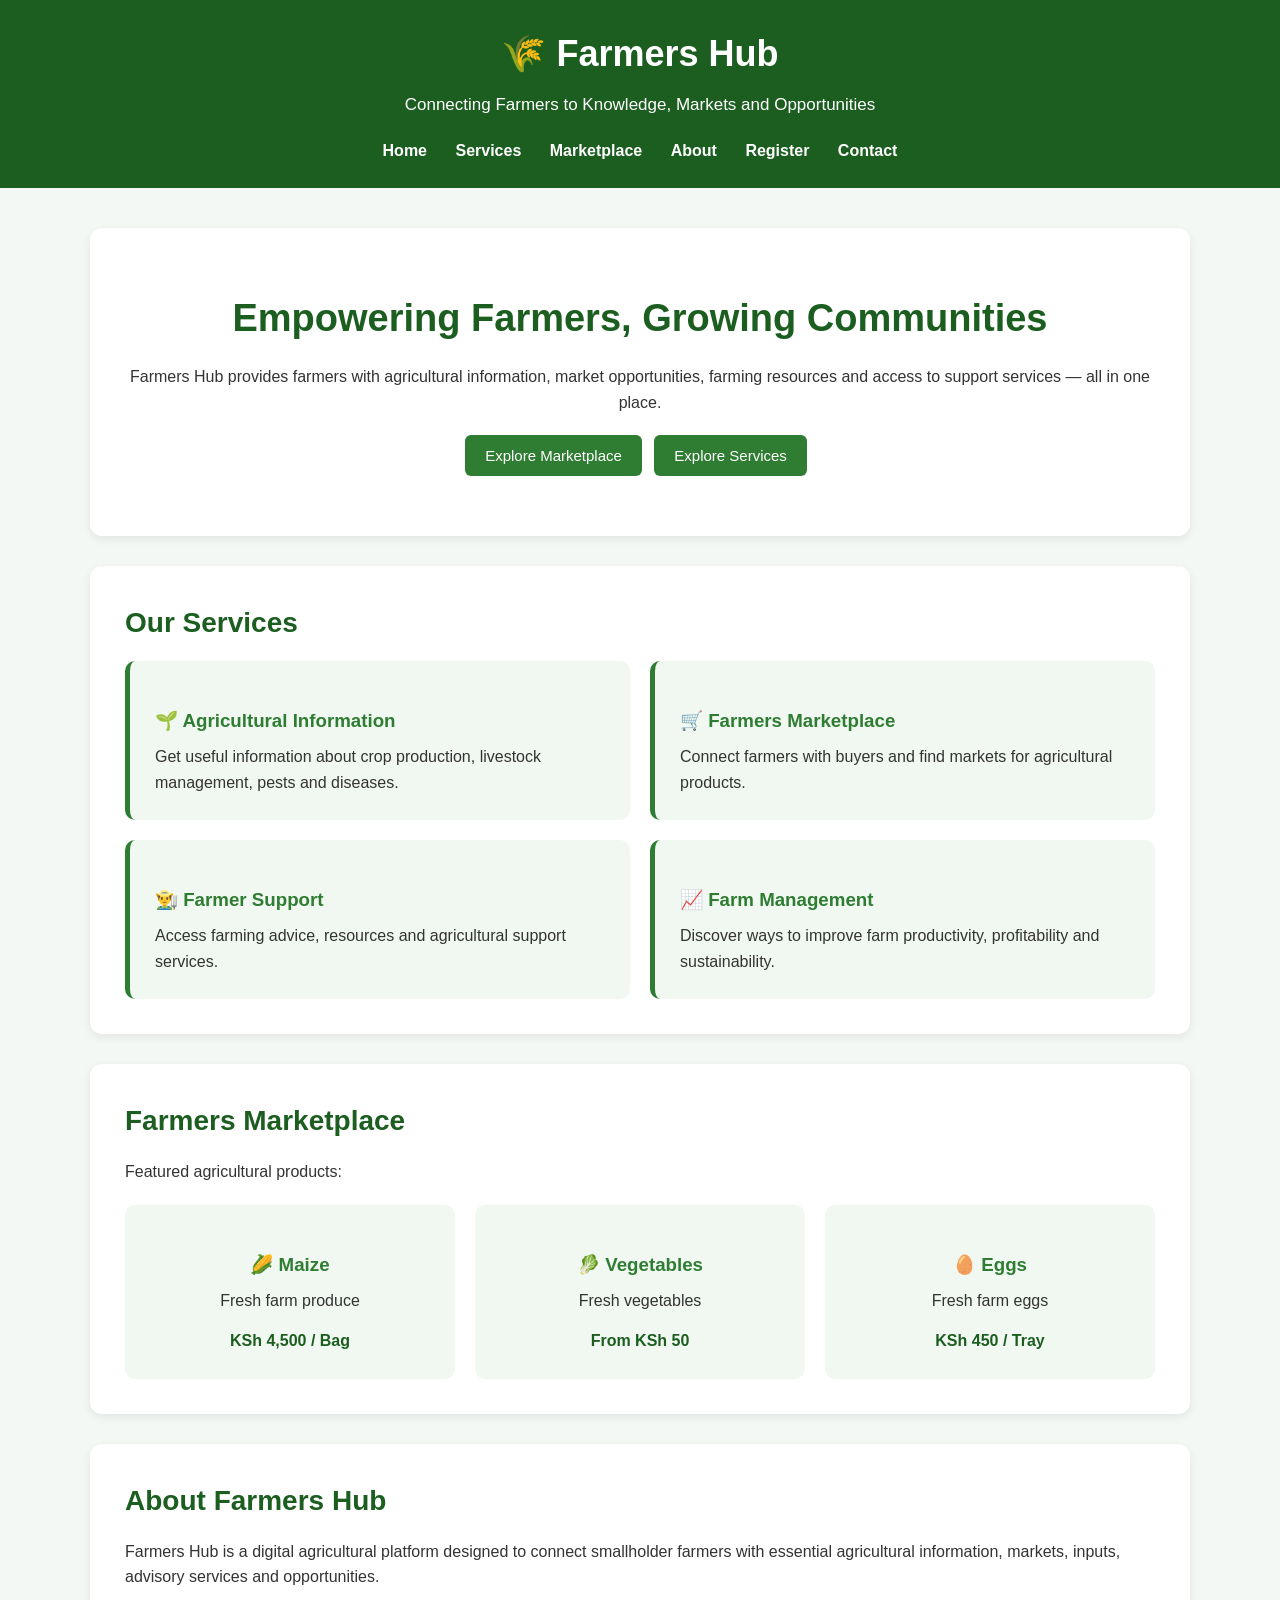
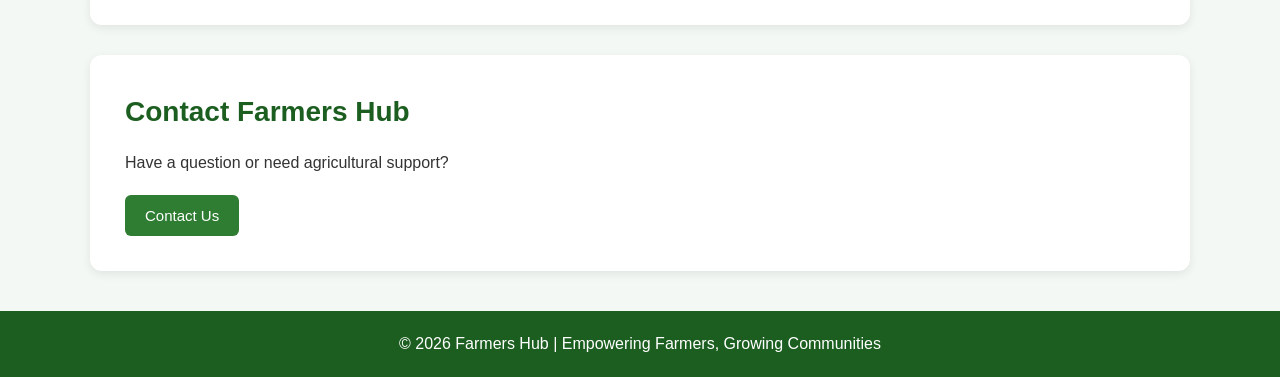
<file: index.html>
<!DOCTYPE html>
<html lang="en">
<head>
    <meta charset="UTF-8">
    <meta name="viewport" content="width=device-width, initial-scale=1.0">
    <title>Farmers Hub | Empowering Farmers</title>
    <link rel="stylesheet" href="style.css">
</head>

<body>

<header>
    <h1>🌾 Farmers Hub</h1>
    <p>Connecting Farmers to Knowledge, Markets and Opportunities</p>

    <nav>
        <a href="index.html">Home</a>
        <a href="#services">Services</a>
        <a href="marketplace.html">Marketplace</a>
        <a href="#about">About</a>
        <a href="register.html">Register</a>
        <a href="#contact">Contact</a>
    </nav>
</header>

<main>

    <!-- Hero Section -->
    <section class="hero">
        <h2>Empowering Farmers, Growing Communities</h2>

        <p>
            Farmers Hub provides farmers with agricultural information,
            market opportunities, farming resources and access to support
            services — all in one place.
        </p>

        <button onclick="location.href='#marketplace'">
            Explore Marketplace
        </button>

        <button onclick="location.href='#services'">
            Explore Services
        </button>
    </section>


    <!-- Services -->
    <section id="services">

        <h2>Our Services</h2>

        <div class="services">

            <div class="card">
                <h3>🌱 Agricultural Information</h3>
                <p>
                    Get useful information about crop production,
                    livestock management, pests and diseases.
                </p>
            </div>

            <div class="card">
                <h3>🛒 Farmers Marketplace</h3>
                <p>
                    Connect farmers with buyers and find markets
                    for agricultural products.
                </p>
            </div>

            <div class="card">
                <h3>👨‍🌾 Farmer Support</h3>
                <p>
                    Access farming advice, resources and agricultural
                    support services.
                </p>
            </div>

            <div class="card">
                <h3>📈 Farm Management</h3>
                <p>
                    Discover ways to improve farm productivity,
                    profitability and sustainability.
                </p>
            </div>

        </div>

    </section>


    <!-- Marketplace -->
    <section id="marketplace">

        <h2>Farmers Marketplace</h2>

        <p>Featured agricultural products:</p>

        <div class="products">

            <div class="product">
                <h3>🌽 Maize</h3>
                <p>Fresh farm produce</p>
                <strong>KSh 4,500 / Bag</strong>
            </div>

            <div class="product">
                <h3>🥬 Vegetables</h3>
                <p>Fresh vegetables</p>
                <strong>From KSh 50</strong>
            </div>

            <div class="product">
                <h3>🥚 Eggs</h3>
                <p>Fresh farm eggs</p>
                <strong>KSh 450 / Tray</strong>
            </div>

        </div>

    </section>


    <!-- About -->
    <section id="about">

        <h2>About Farmers Hub</h2>

        <p>
            Farmers Hub is a digital agricultural platform designed
            to connect smallholder farmers with essential agricultural
            information, markets, inputs, advisory services and
            opportunities.
        </p>

    </section>


    <!-- Contact -->
    <section id="contact">

        <h2>Contact Farmers Hub</h2>

        <p>
            Have a question or need agricultural support?
        </p>

        <button onclick="alert('Thank you for contacting Farmers Hub!')">
            Contact Us
        </button>

    </section>

</main>


<footer>

    <p>
        &copy; 2026 Farmers Hub | Empowering Farmers, Growing Communities
    </p>

</footer>

</body>
</html>
</file>
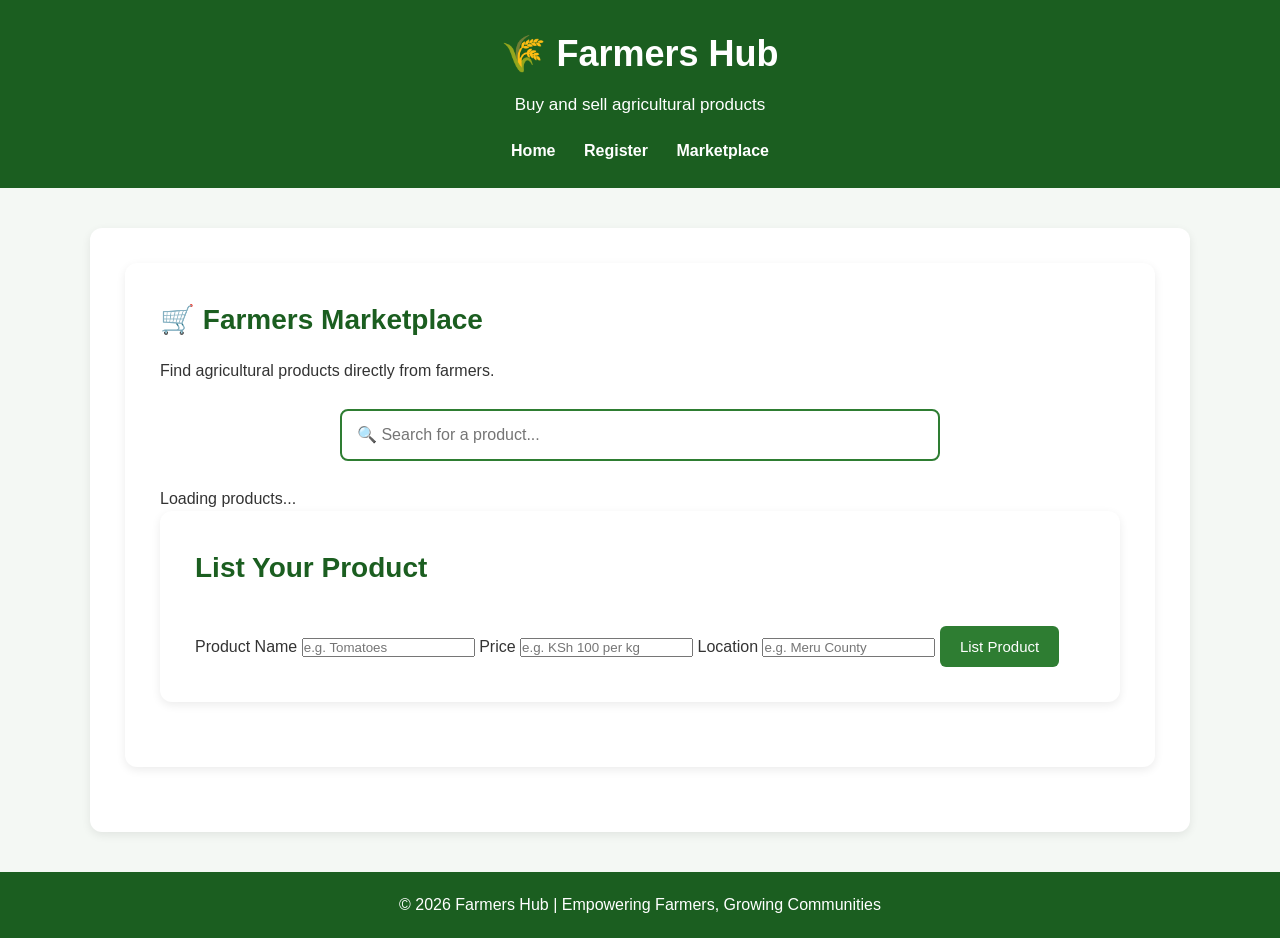
<file: marketplace.html>
<!DOCTYPE html>
<html lang="en">
<head>
    <meta charset="UTF-8">
    <meta name="viewport" content="width=device-width, initial-scale=1.0">
    <title>Marketplace | Farmers Hub</title>
    <link rel="stylesheet" href="style.css">
</head>

<body>

<header>
    <h1>🌾 Farmers Hub</h1>
    <p>Buy and sell agricultural products</p>

    <nav>
        <a href="index.html">Home</a>
        <a href="register.html">Register</a>
        <a href="marketplace.html">Marketplace</a>
    </nav>
</header>

<main>

<section>
    <section>
    <h2>🛒 Farmers Marketplace</h2>

    <p>
        Find agricultural products directly from farmers.
    </p>
        <div class="search-box">
    <input
        type="text"
        id="searchInput"
        placeholder="🔍 Search for a product..."
        onkeyup="searchProducts()"
    >
</div>

    <div id="marketplaceProducts" class="products">
        <p>Loading products...</p>
    </div>

<section>
    <h2>List Your Product</h2>

    <form id="productForm">

        <label>Product Name</label>
        <input type="text" id="productName"
               placeholder="e.g. Tomatoes" required>

        <label>Price</label>
        <input type="text" id="productPrice"
               placeholder="e.g. KSh 100 per kg" required>

        <label>Location</label>
        <input type="text" id="productLocation"
               placeholder="e.g. Meru County" required>

        <button type="submit">List Product</button>

    </form>

    <p id="productMessage"></p>
</section>

</main>

<footer>
    <p>&copy; 2026 Farmers Hub | Empowering Farmers, Growing Communities</p>
</footer>

<script>
<script>

    // Get saved products
    const products =
        JSON.parse(localStorage.getItem("products")) || [];

    const container =
        document.getElementById("marketplaceProducts");


    // Show products
    function searchProducts() {

    const search =
        document.getElementById("searchInput")
        .value
        .toLowerCase();

    const filteredProducts =
        products.filter(function(product) {

            return (
                product.name.toLowerCase().includes(search) ||
                product.location.toLowerCase().includes(search)
            );

        });

    container.innerHTML = "";

    if (filteredProducts.length === 0) {

        container.innerHTML = `
            <div class="product">
                <h3>❌ No products found</h3>
                <p>Try searching for another product or location.</p>
            </div>
        `;

        return;
    }

    filteredProducts.forEach(function(product) {

        const productDiv =
            document.createElement("div");

        productDiv.className = "product";

        productDiv.innerHTML = `
            <h3>🌱 ${product.name}</h3>

            <p>
                <strong>Price:</strong>
                ${product.price}
            </p>

            <p>
                <strong>Location:</strong>
                ${product.location}
            </p>

            <button onclick="contactFarmer('${product.name}')">
                Contact Farmer
            </button>
        `;

        container.appendChild(productDiv);
    });
}
    function displayProducts() {

        if (products.length === 0) {

            container.innerHTML = `
                <div class="product">
                    <h3>🌱 No Products Yet</h3>
                    <p>
                        Farmers have not listed any products yet.
                    </p>

                    <a href="dashboard.html">
                        <button>List Your Product</button>
                    </a>
                </div>
            `;

            return;
        }


        container.innerHTML = "";


        products.forEach(function(product) {

            const productDiv =
                document.createElement("div");

            productDiv.className = "product";

            productDiv.innerHTML = `
                <h3>🌱 ${product.name}</h3>

                <p>
                    <strong>Price:</strong>
                    ${product.price}
                </p>

                <p>
                    <strong>Location:</strong>
                    ${product.location}
                </p>

                <button onclick="contactFarmer('${product.name}')">
                    Contact Farmer
                </button>
            `;

            container.appendChild(productDiv);
        });
    }


    // Contact farmer
    function contactFarmer(productName) {

        alert(
            "You are interested in: " +
            productName +
            ". Farmer contact feature coming soon!"
        );
    }


    displayProducts();

</script>
</script>

</body>
</html>
</file>
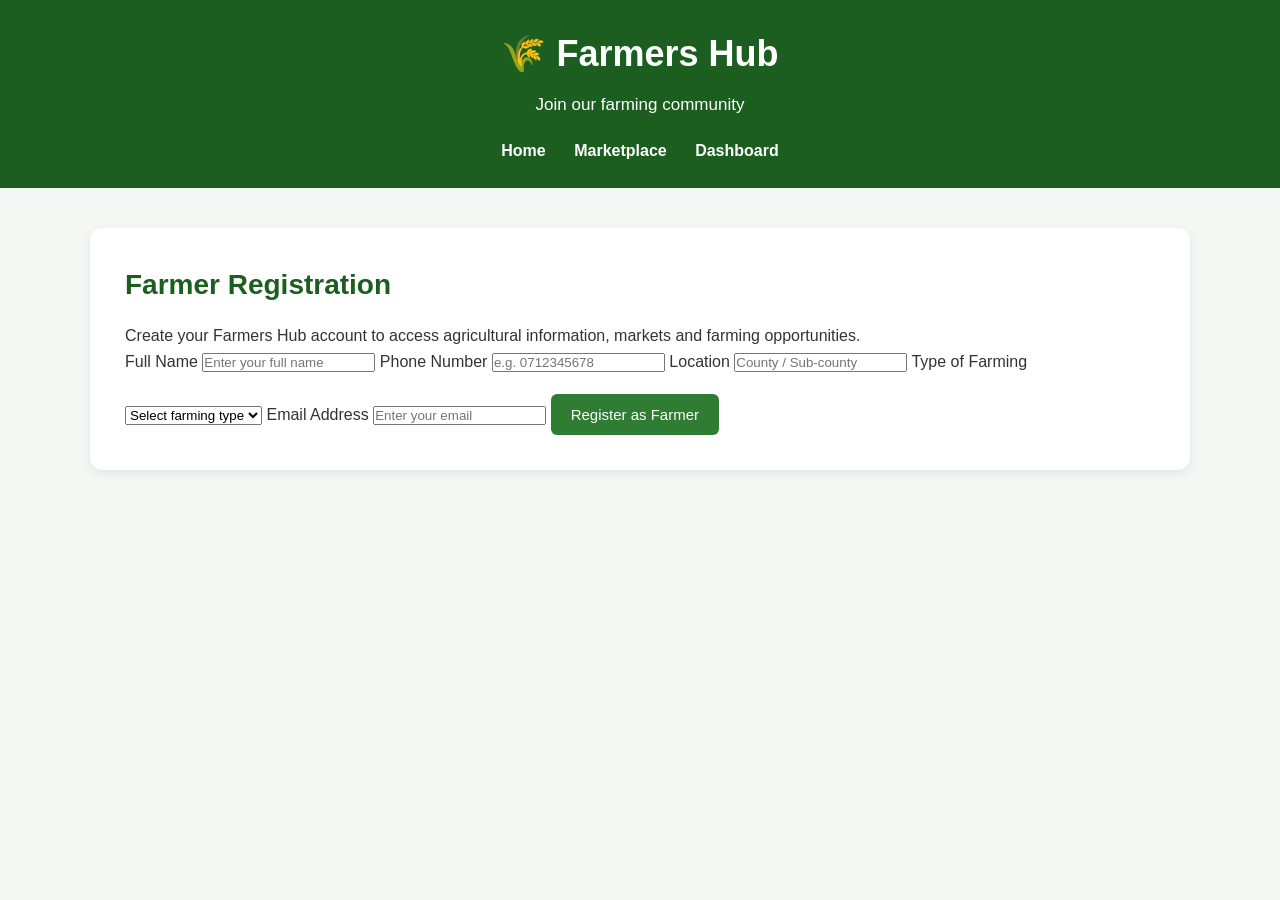
<file: register.html>
<!DOCTYPE html>
<html lang="en">
<head>
    <meta charset="UTF-8">
    <meta name="viewport" content="width=device-width, initial-scale=1.0">
    <title>Farmer Registration | Farmers Hub</title>
    <link rel="stylesheet" href="style.css">
</head>

<body>

<header>
    <h1>🌾 Farmers Hub</h1>
    <p>Join our farming community</p>

    <nav>
       <a href="index.html">Home</a>
<a href="marketplace.html">Marketplace</a>
<a href="dashboard.html">Dashboard</a>
    </nav>
</header>

<main>

    <section class="registration">

        <h2>Farmer Registration</h2>

        <p>
            Create your Farmers Hub account to access agricultural
            information, markets and farming opportunities.
        </p>

        <form id="registrationForm">

            <label for="name">Full Name</label>
            <input type="text" id="name" placeholder="Enter your full name" required>

            <label for="phone">Phone Number</label>
            <input type="tel" id="phone" placeholder="e.g. 0712345678" required>

            <label for="location">Location</label>
            <input type="text" id="location" placeholder="County / Sub-county" required>

            <label for="farming">Type of Farming</label>

            <select id="farming" required>
                <option value="">Select farming type</option>
                <option>Crop Farming</option>
                <option>Livestock Farming</option>
                <option>Poultry Farming</option>
                <option>Mixed Farming</option>
                <option>Horticulture</option>
                <option>Other</option>
            </select>

            <label for="email">Email Address</label>
            <input type="email" id="email" placeholder="Enter your email">

            <button type="submit">Register as Farmer</button>

        </form>

        <p id="message"></p>

    </section>

<script>
document.getElementById("registrationForm").addEventListener("submit", function(event) {

    event.preventDefault();

    const farmer = {
        name: document.getElementById("name").value,
        phone: document.getElementById("phone").value,
        location: document.getElementById("location").value,
        farming: document.getElementById("farming").value,
        email: document.getElementById("email").value
    };

    // Save farmer information
    localStorage.setItem("farmer", JSON.stringify(farmer));

    document.getElementById("message").textContent =
        "✅ Registration successful! Your information has been saved.";

    // Clear the form
    document.getElementById("registrationForm").reset();

});
</script>
</script>

</body>
</html>
</file>
<file: style.css>
/* Farmers Hub - Main Styles */

* {
    margin: 0;
    padding: 0;
    box-sizing: border-box;
}

body {
    font-family: Arial, sans-serif;
    line-height: 1.6;
    background: #f4f8f4;
    color: #333;
}

/* Header */
header {
    background: #1b5e20;
    color: white;
    padding: 25px 8%;
    text-align: center;
}

header h1 {
    font-size: 36px;
    margin-bottom: 8px;
}

header p {
    font-size: 17px;
}

/* Navigation */
nav {
    margin-top: 20px;
}

nav a {
    color: white;
    text-decoration: none;
    margin: 0 12px;
    font-weight: bold;
}

nav a:hover {
    text-decoration: underline;
}

/* Main sections */
main {
    width: 90%;
    max-width: 1100px;
    margin: 40px auto;
}

section {
    background: white;
    padding: 35px;
    margin-bottom: 30px;
    border-radius: 12px;
    box-shadow: 0 3px 10px rgba(0, 0, 0, 0.08);
}

section h2 {
    color: #1b5e20;
    margin-bottom: 15px;
    font-size: 28px;
}

section h3 {
    color: #2e7d32;
    margin-top: 20px;
    margin-bottom: 8px;
}

/* Buttons */
button {
    background: #2e7d32;
    color: white;
    border: none;
    padding: 12px 20px;
    margin: 20px 8px 0 0;
    border-radius: 6px;
    cursor: pointer;
    font-size: 15px;
}

button:hover {
    background: #1b5e20;
}

/* Footer */
footer {
    background: #1b5e20;
    color: white;
    text-align: center;
    padding: 20px;
    margin-top: 40px;
}

/* Mobile phones */
@media (max-width: 600px) {

    header h1 {
        font-size: 28px;
    }

    nav a {
        display: block;
        margin: 8px 0;
    }

    main {
        width: 94%;
    }

    section {
        padding: 25px;
    }

    button {
        width: 100%;
    }
}
/* Hero */
.hero {
    text-align: center;
    padding: 60px 30px;
}

.hero h2 {
    font-size: 38px;
}


/* Service cards */
.services {
    display: grid;
    grid-template-columns: repeat(2, 1fr);
    gap: 20px;
}

.card {
    padding: 25px;
    background: #f1f8f1;
    border-radius: 10px;
    border-left: 5px solid #2e7d32;
}


/* Marketplace */
.products {
    display: grid;
    grid-template-columns: repeat(3, 1fr);
    gap: 20px;
    margin-top: 20px;
}

.product {
    padding: 25px;
    background: #f1f8f1;
    border-radius: 10px;
    text-align: center;
}

.product strong {
    display: block;
    margin-top: 15px;
    color: #1b5e20;
}


/* Mobile */
@media (max-width: 700px) {

    .services,
    .products {
        grid-template-columns: 1fr;
    }

    .hero h2 {
        font-size: 30px;
    }
    /* Registration Form */

.registration {
    max-width: 650px;
    margin: 40px auto;
}

.registration label {
    display: block;
    margin-top: 18px;
    margin-bottom: 6px;
    font-weight: bold;
}

.registration input,
.registration select {
    width: 100%;
    padding: 13px;
    border: 1px solid #ccc;
    border-radius: 6px;
    font-size: 16px;
}

.registration input:focus,
.registration select:focus {
    outline: none;
    border-color: #2e7d32;
}

.registration button {
    width: 100%;
    margin-top: 25px;
}

#message {
    margin-top: 20px;
    font-weight: bold;
    text-align: center;
}
}
/* Marketplace Search */

.search-box {
    margin: 25px 0;
    text-align: center;
}

.search-box input {
    width: 90%;
    max-width: 600px;
    padding: 15px;
    border: 2px solid #2e7d32;
    border-radius: 8px;
    font-size: 16px;
}

.search-box input:focus {
    outline: none;
    box-shadow: 0 0 5px rgba(46, 125, 50, 0.4);
}
</file>
